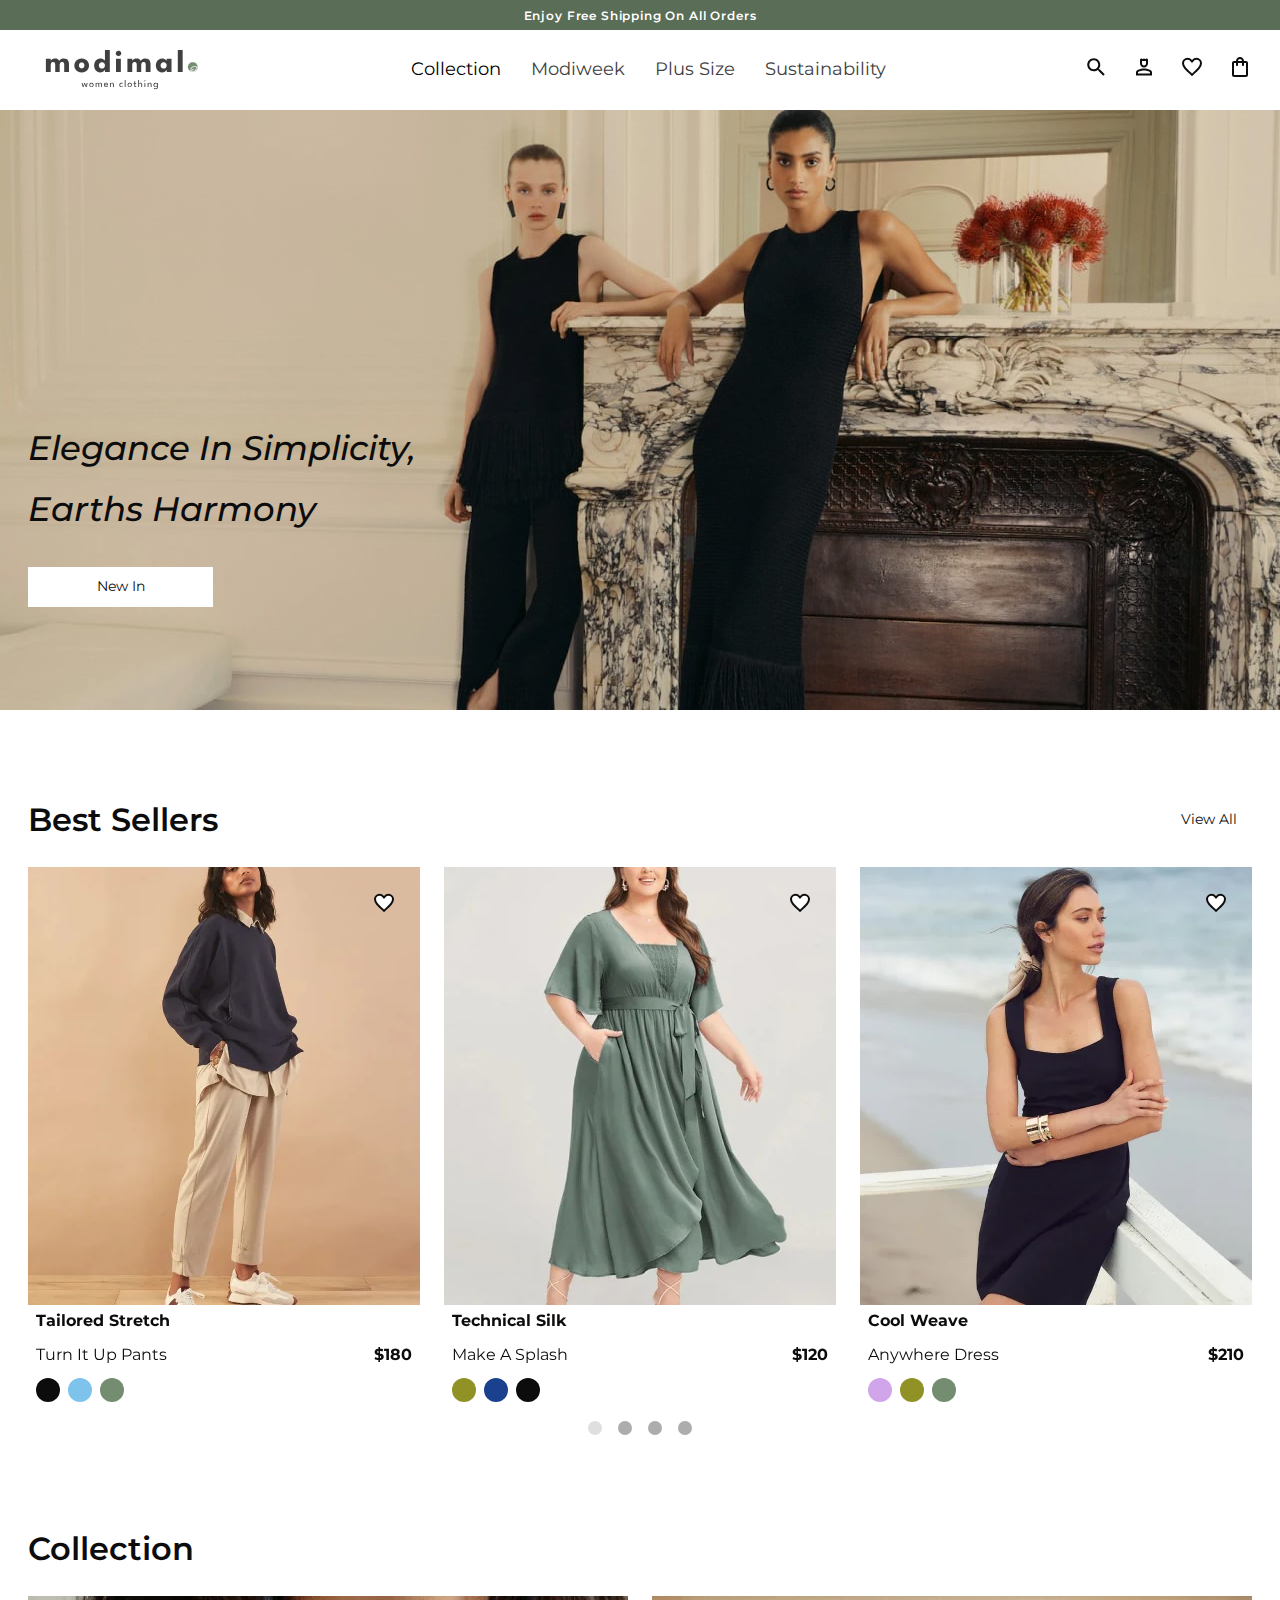
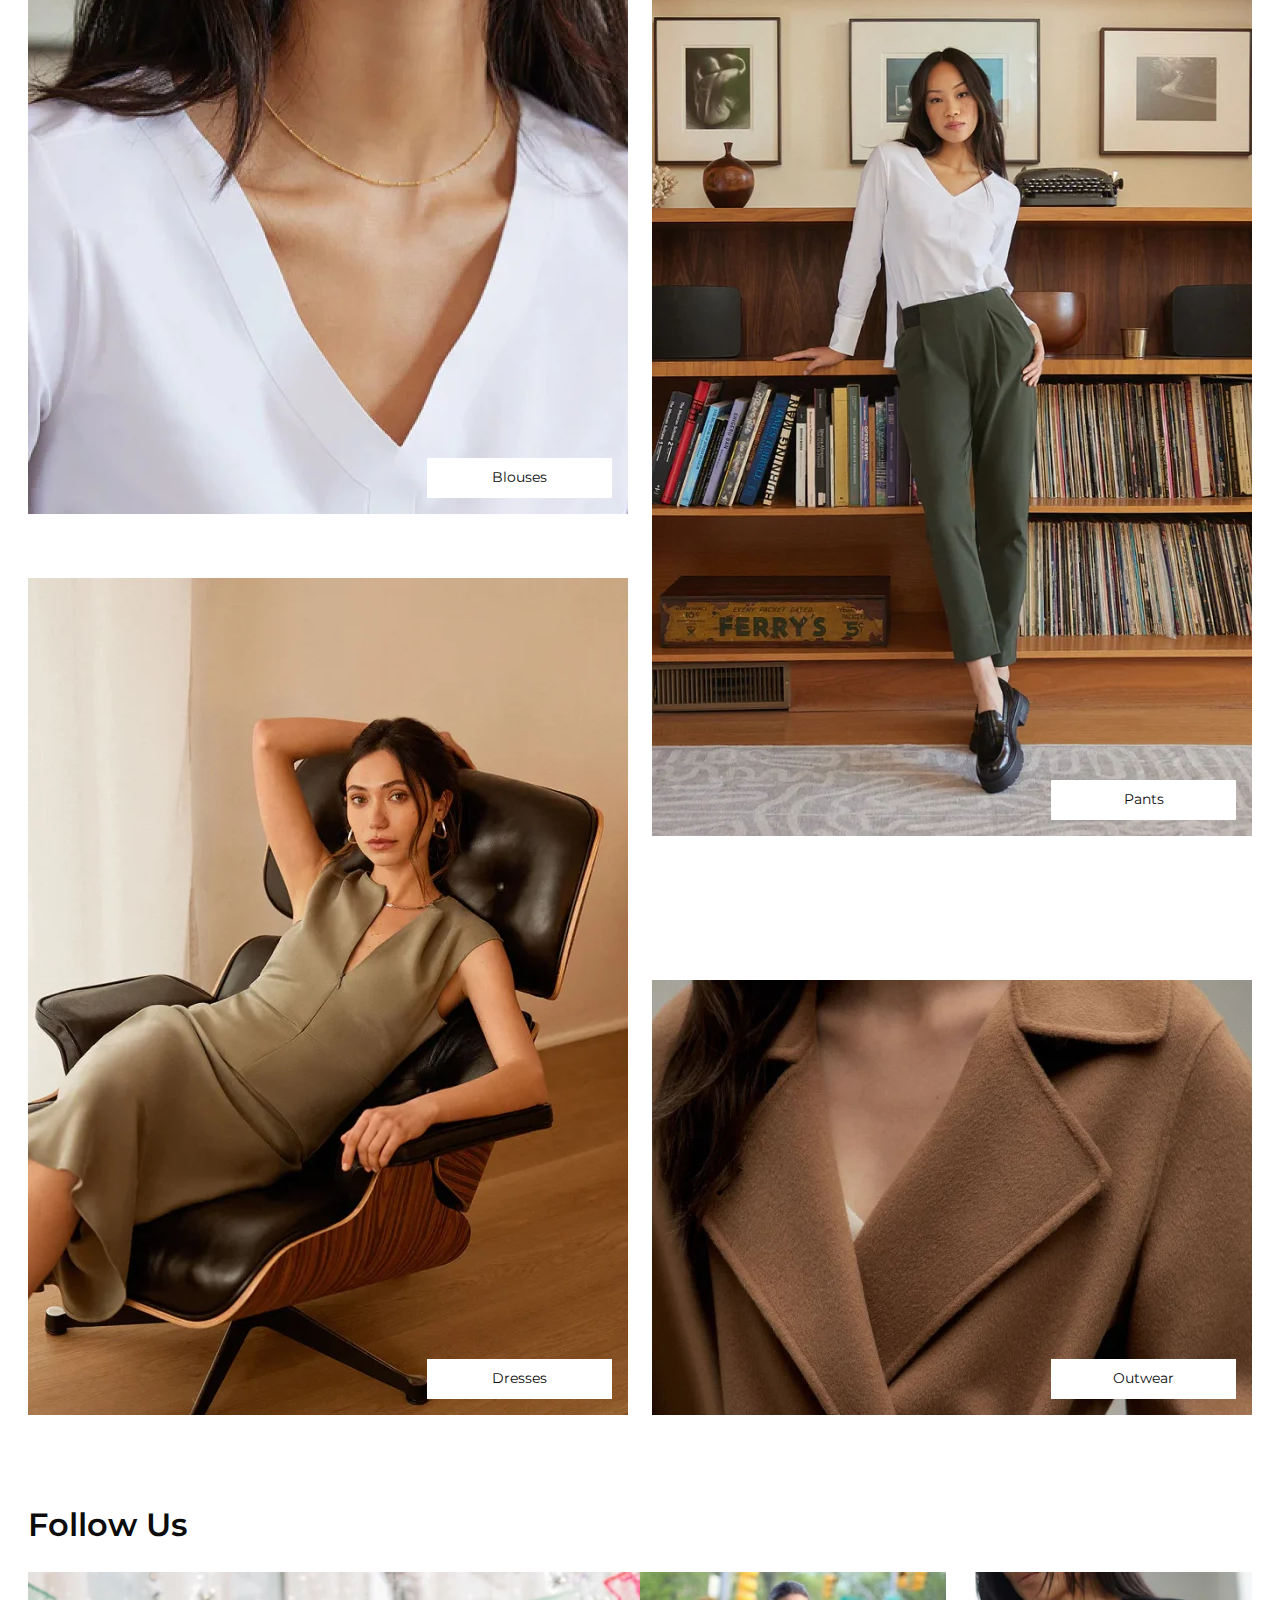
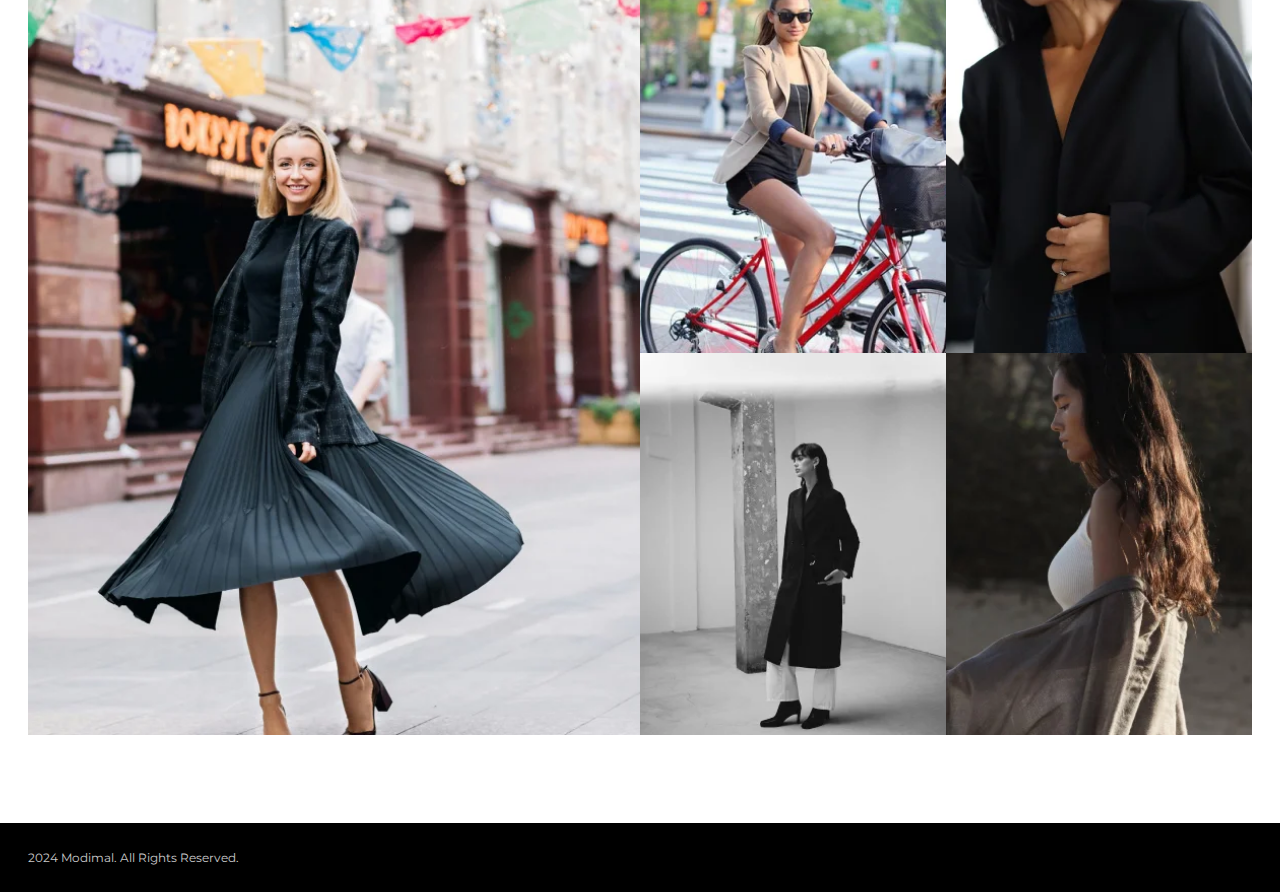
<file: docs/index.html>
<!DOCTYPE html><html lang="en"><head><meta charset="UTF-8"/><meta http-equiv="X-UA-Compatible" content="IE=edge"/><meta name="viewport" content="width=device-width, initial-scale=1.0"/><title>Modimal | ВебКадеми</title><link rel="stylesheet" href="./css/main.css"/><link rel="icon" type="image/x-icon" href="./img/favicons/favicon.svg"><link rel="apple-touch-icon" sizes="180x180" href="./img/favicons/apple-touch-icon.png"></head><body><section class="top-info"><div class="container"><p>Enjoy Free Shipping On&#160;All Orders</p></div></section><header class="header"><div class="container"><div class="header__row"><div class="header__logo"> <a href="#!" class="logo"><img src="./img/logo/logo.svg" alt="Modimal"></a></div><nav class="header__nav nav"><ul class="nav__list"><li><a href="#!" class="active">Collection</a></li><li><a href="#!">Modiweek</a></li><li><a href="#!">Plus Size</a></li><li><a href="#!">Sustainability</a></li></ul></nav><div class="header__account header__account--first"><ul class="account"><li class="account__menu"> <button class="mobile-nav-btn"><div class="nav-icon"></div></button></li><li class="account__search"> <a href="#!"><svg class="icon icon--search"><use href="./img/svgsprite/sprite.symbol.svg#search"></use></svg></a></li><li> <a href="#!"><svg class="icon icon--person"><use href="./img/svgsprite/sprite.symbol.svg#person"></use></svg></a></li></ul></div><div class="header__account"><ul class="account"><li> <a href="#!"><svg class="icon icon--favorite"><use href="./img/svgsprite/sprite.symbol.svg#favorite"></use></svg></a></li><li> <a href="#!"><svg class="icon icon--bag"><use href="./img/svgsprite/sprite.symbol.svg#bag"></use></svg></a></li></ul></div><div class="header__nav-btn"> <button class="mobile-nav-btn"><div class="nav-icon"></div></button></div></div></div></header><div class="mobile-nav"><div class="mobile-nav__links"><ul class="mobile-links"><li class="mobile-links__parent"> <button class="mobile-links__parent-btn"> <span class="mobile-links__parent-title">collection</span><svg class="mobile-links__parent-btn__icon icon icon--arrow-down"><use href="./img/svgsprite/sprite.symbol.svg#arrow-down"></use></svg></button><div class="mobile-sub"><ul class="mobile-sub-list"><li class="mobile-sub-list__item"><a href="#!" class="mobile-sub-list__link">shop all</a></li><li class="mobile-sub-list__item"><a href="#!" class="mobile-sub-list__link">tops & blouses</a></li><li class="mobile-sub-list__item"><a href="#!" class="mobile-sub-list__link">tees</a></li><li class="mobile-sub-list__item"><a href="#!" class="mobile-sub-list__link">pants</a></li><li class="mobile-sub-list__item"><a href="#!" class="mobile-sub-list__link">jackets & outwears</a></li><li class="mobile-sub-list__item"><a href="#!" class="mobile-sub-list__link">pullovers</a></li><li class="mobile-sub-list__item"><a href="#!" class="mobile-sub-list__link">dresses & jumpsuits</a></li><li class="mobile-sub-list__item"><a href="#!" class="mobile-sub-list__link">short & skirts</a></li></ul></div></li><li class="mobile-links__parent"> <button class="mobile-links__parent-btn"> <span class="mobile-links__parent-title">new in</span><svg class="icon icon--arrow-down"><use href="./img/svgsprite/sprite.symbol.svg#arrow-down"></use></svg></button><div class="mobile-sub"><ul class="mobile-sub-list"><li class="mobile-sub-list__item"><a href="#!" class="mobile-sub-list__link">shop all</a></li><li class="mobile-sub-list__item"><a href="#!" class="mobile-sub-list__link">tops & blouses</a></li><li class="mobile-sub-list__item"><a href="#!" class="mobile-sub-list__link">tees</a></li><li class="mobile-sub-list__item"><a href="#!" class="mobile-sub-list__link">pants</a></li><li class="mobile-sub-list__item"><a href="#!" class="mobile-sub-list__link">jackets & outwears</a></li><li class="mobile-sub-list__item"><a href="#!" class="mobile-sub-list__link">pullovers</a></li><li class="mobile-sub-list__item"><a href="#!" class="mobile-sub-list__link">dresses & jumpsuits</a></li><li class="mobile-sub-list__item"><a href="#!" class="mobile-sub-list__link">short & skirts</a></li></ul></div></li><li class="mobile-links__parent"> <button class="mobile-links__parent-btn"> <span class="mobile-links__parent-title">modiweek</span><svg class="icon icon--arrow-down"><use href="./img/svgsprite/sprite.symbol.svg#arrow-down"></use></svg></button><div class="mobile-sub"><ul class="mobile-sub-list"><li class="mobile-sub-list__item"><a href="#!" class="mobile-sub-list__link">shop all</a></li><li class="mobile-sub-list__item"><a href="#!" class="mobile-sub-list__link">tops & blouses</a></li><li class="mobile-sub-list__item"><a href="#!" class="mobile-sub-list__link">tees</a></li><li class="mobile-sub-list__item"><a href="#!" class="mobile-sub-list__link">pants</a></li><li class="mobile-sub-list__item"><a href="#!" class="mobile-sub-list__link">jackets & outwears</a></li><li class="mobile-sub-list__item"><a href="#!" class="mobile-sub-list__link">pullovers</a></li><li class="mobile-sub-list__item"><a href="#!" class="mobile-sub-list__link">dresses & jumpsuits</a></li><li class="mobile-sub-list__item"><a href="#!" class="mobile-sub-list__link">short & skirts</a></li></ul></div></li></ul></div><div class="mobile-nav__btns"> <a href="#!" class="btn-outline"><svg class="icon icon--person"><use href="./img/svgsprite/sprite.symbol.svg#person"></use></svg>Log In</a> <a href="#!" class="btn-outline">Create Account</a></div></div><main class="main"><section class="hero"><div class="container"><div class="hero__content"><h1 class="hero__title">Elegance in&#160;simplicity, Earths harmony</h1> <a href="#!" class="btn">New In</a></div></div></section><section class="best"><div class="container"><div class="best__title-wrapper"><h2 class="best__title title">Best Sellers</h2><div class="best__link"> <a href="#!" class="btn btn--small">View All</a></div></div><div class="best__cards"><div class="swiper"><div class="swiper-wrapper"><div class="swiper-slide"><article class="card"><div class="card__fav-btn"> <button class="card__btn-fav"><svg class="icon icon--favorite"><use href="./img/svgsprite/sprite.symbol.svg#favorite"></use></svg></button></div><div class="card__picture"><picture><source srcset="./img/best/best-01.webp 1x, ./img/best/best-01@2x.webp 2x" type="image/webp"><source srcset="./img/best/best-01.jpg 1x, ./img/best/best-01@2x.jpg 2x" type="image/jpeg"> <img src="./img/best/best-01.jpg" alt="tailored stretch" class="card__img"></picture></div><div class="card__body"><h3 class="card__title"><a href="#!">tailored stretch</a></h3><div class="card__cols"><div class="card__desc">turn it&#160;up&#160;pants</div><div class="card__price">$180</div></div><div class="card__colors"><div class="color color--black"></div><div class="color color--blue"></div><div class="color color--green"></div></div></div></article></div><div class="swiper-slide"><article class="card"><div class="card__fav-btn"> <button class="card__btn-fav"><svg class="icon icon--favorite"><use href="./img/svgsprite/sprite.symbol.svg#favorite"></use></svg></button></div><div class="card__picture"><picture><source srcset="./img/best/best-02.webp 1x, ./img/best/best-02@2x.webp 2x" type="image/webp"><source srcset="./img/best/best-02.jpg 1x, ./img/best/best-02@2x.jpg 2x" type="image/jpeg"> <img src="./img/best/best-02.jpg" alt="tailored stretch" class="card__img"></picture></div><div class="card__body"><h3 class="card__title"><a href="#!">Technical Silk</a></h3><div class="card__cols"><div class="card__desc">Make A&#160;Splash</div><div class="card__price">$120</div></div><div class="card__colors"><div class="color color--olive"></div><div class="color color--navy"></div><div class="color color--black"></div></div></div></article></div><div class="swiper-slide"><article class="card"><div class="card__fav-btn"> <button class="card__btn-fav"><svg class="icon icon--favorite"><use href="./img/svgsprite/sprite.symbol.svg#favorite"></use></svg></button></div><div class="card__picture"><picture><source srcset="./img/best/best-03.webp 1x, ./img/best/best-03@2x.webp 2x" type="image/webp"><source srcset="./img/best/best-03.jpg 1x, ./img/best/best-03@2x.jpg 2x" type="image/jpeg"> <img src="./img/best/best-03.jpg" alt="tailored stretch" class="card__img"></picture></div><div class="card__body"><h3 class="card__title"><a href="#!">Cool Weave</a></h3><div class="card__cols"><div class="card__desc">Anywhere Dress</div><div class="card__price">$210</div></div><div class="card__colors"><div class="color color--pink"></div><div class="color color--olive"></div><div class="color color--green"></div></div></div></article></div><div class="swiper-slide"><article class="card"><div class="card__fav-btn"> <button class="card__btn-fav"><svg class="icon icon--favorite"><use href="./img/svgsprite/sprite.symbol.svg#favorite"></use></svg></button></div><div class="card__picture"><picture><source srcset="./img/best/best-04.webp 1x, ./img/best/best-04@2x.webp 2x" type="image/webp"><source srcset="./img/best/best-04.jpg 1x, ./img/best/best-04@2x.jpg 2x" type="image/jpeg"> <img src="./img/best/best-04.jpg" alt="tailored stretch" class="card__img"></picture></div><div class="card__body"><h3 class="card__title"><a href="#!">Cool Dress</a></h3><div class="card__cols"><div class="card__desc">Anywhere Dress</div><div class="card__price">$210</div></div><div class="card__colors"><div class="color color--white"></div><div class="color color--black"></div><div class="color color--green"></div></div></div></article></div><div class="swiper-slide"><article class="card"><div class="card__fav-btn"> <button class="card__btn-fav"><svg class="icon icon--favorite"><use href="./img/svgsprite/sprite.symbol.svg#favorite"></use></svg></button></div><div class="card__picture"><picture><source srcset="./img/best/best-05.webp 1x, ./img/best/best-05@2x.webp 2x" type="image/webp"><source srcset="./img/best/best-05.jpg 1x, ./img/best/best-05@2x.jpg 2x" type="image/jpeg"> <img src="./img/best/best-05.jpg" alt="tailored stretch" class="card__img"></picture></div><div class="card__body"><h3 class="card__title"><a href="#!">Cool Blause</a></h3><div class="card__cols"><div class="card__desc">Anywhere Dress</div><div class="card__price">$210</div></div><div class="card__colors"><div class="color color--blue"></div><div class="color color--white"></div><div class="color color--green"></div></div></div></article></div><div class="swiper-slide"><article class="card"><div class="card__fav-btn"> <button class="card__btn-fav"><svg class="icon icon--favorite"><use href="./img/svgsprite/sprite.symbol.svg#favorite"></use></svg></button></div><div class="card__picture"><picture><source srcset="./img/best/best-06.webp 1x, ./img/best/best-06@2x.webp 2x" type="image/webp"><source srcset="./img/best/best-06.jpg 1x, ./img/best/best-06@2x.jpg 2x" type="image/jpeg"> <img src="./img/best/best-06.jpg" alt="tailored stretch" class="card__img"></picture></div><div class="card__body"><h3 class="card__title"><a href="#!">Summer Dress</a></h3><div class="card__cols"><div class="card__desc">Anywhere Dress</div><div class="card__price">$210</div></div><div class="card__colors"><div class="color color--white"></div><div class="color color--olive"></div><div class="color color--green"></div></div></div></article></div></div><div class="swiper-pagination"></div></div></div></div></section><section class="collection"><div class="container"><h2 class="collection__title title">Collection</h2><div class="collection__cols"><div class="collection__col"><article class="card-collection"><picture><source srcset="./img/collection/collection-01.webp 1x, ./img/collection/collection-01@2x.webp 2x" type="image/webp"><source srcset="./img/collection/collection-01.jpg 1x, ./img/collection/collection-01@2x.jpg 2x" type="image/jpeg"> <img src="./img/collection/collection-01.jpg" alt="" class="card-collection__img"></picture><div class="card-collection__link"> <a href="#!" class="btn btn--mobile-wide">Blouses</a></div></article><article class="card-collection"><picture><source srcset="./img/collection/collection-02.webp 1x, ./img/collection/collection-02@2x.webp 2x" type="image/webp"><source srcset="./img/collection/collection-02.jpg 1x, ./img/collection/collection-02@2x.jpg 2x" type="image/jpeg"> <img src="./img/collection/collection-02.jpg" alt="" class="card-collection__img"></picture><div class="card-collection__link"> <a href="#!" class="btn btn--mobile-wide">Dresses</a></div></article></div><div class="collection__col"><article class="card-collection"><picture><source srcset="./img/collection/collection-03.webp 1x, ./img/collection/collection-03@2x.webp 2x" type="image/webp"><source srcset="./img/collection/collection-03.jpg 1x, ./img/collection/collection-03@2x.jpg 2x" type="image/jpeg"> <img src="./img/collection/collection-03.jpg" alt="" class="card-collection__img"></picture><div class="card-collection__link"> <a href="#!" class="btn btn--mobile-wide">Pants</a></div></article><article class="card-collection"><picture><source srcset="./img/collection/collection-04.webp 1x, ./img/collection/collection-04@2x.webp 2x" type="image/webp"><source srcset="./img/collection/collection-04.jpg 1x, ./img/collection/collection-04@2x.jpg 2x" type="image/jpeg"> <img src="./img/collection/collection-04.jpg" alt="" class="card-collection__img"></picture><div class="card-collection__link"> <a href="#!" class="btn btn--mobile-wide">Outwear</a></div></article></div></div></div></section><section class="follow"><div class="container"><h2 class="follow__title title">Follow us</h2><div class="follow__grid"><picture><source srcset="./img/follow/follow-01.webp 1x, ./img/follow/follow-01@2x.webp 2x" type="image/webp"><source srcset="./img/follow/follow-01.jpg 1x, ./img/follow/follow-01@2x.jpg 2x" type="image/jpeg"> <img src="./img/follow/follow-01.jpg" alt="Follow US" class="follow__img"></picture><picture><source srcset="./img/follow/follow-02.webp 1x, ./img/follow/follow-02@2x.webp 2x" type="image/webp"><source srcset="./img/follow/follow-02.jpg 1x, ./img/follow/follow-02@2x.jpg 2x" type="image/jpeg"> <img src="./img/follow/follow-02.jpg" alt="Follow US" class="follow__img"></picture><picture><source srcset="./img/follow/follow-03.webp 1x, ./img/follow/follow-03@2x.webp 2x" type="image/webp"><source srcset="./img/follow/follow-03.jpg 1x, ./img/follow/follow-03@2x.jpg 2x" type="image/jpeg"> <img src="./img/follow/follow-03.jpg" alt="Follow US" class="follow__img"></picture><picture><source srcset="./img/follow/follow-04.webp 1x, ./img/follow/follow-04@2x.webp 2x" type="image/webp"><source srcset="./img/follow/follow-04.jpg 1x, ./img/follow/follow-04@2x.jpg 2x" type="image/jpeg"> <img src="./img/follow/follow-04.jpg" alt="Follow US" class="follow__img"></picture><picture><source srcset="./img/follow/follow-05.webp 1x, ./img/follow/follow-05@2x.webp 2x" type="image/webp"><source srcset="./img/follow/follow-05.jpg 1x, ./img/follow/follow-05@2x.jpg 2x" type="image/jpeg"> <img src="./img/follow/follow-05.jpg" alt="Follow US" class="follow__img"></picture></div></div></section></main><footer class="footer"><div class="container"><div class="footer__copyright"><p>2024 modimal. All Rights Reserved.</p></div></div></footer><script src="./js/index.bundle.js"></script></body></html>
</file>
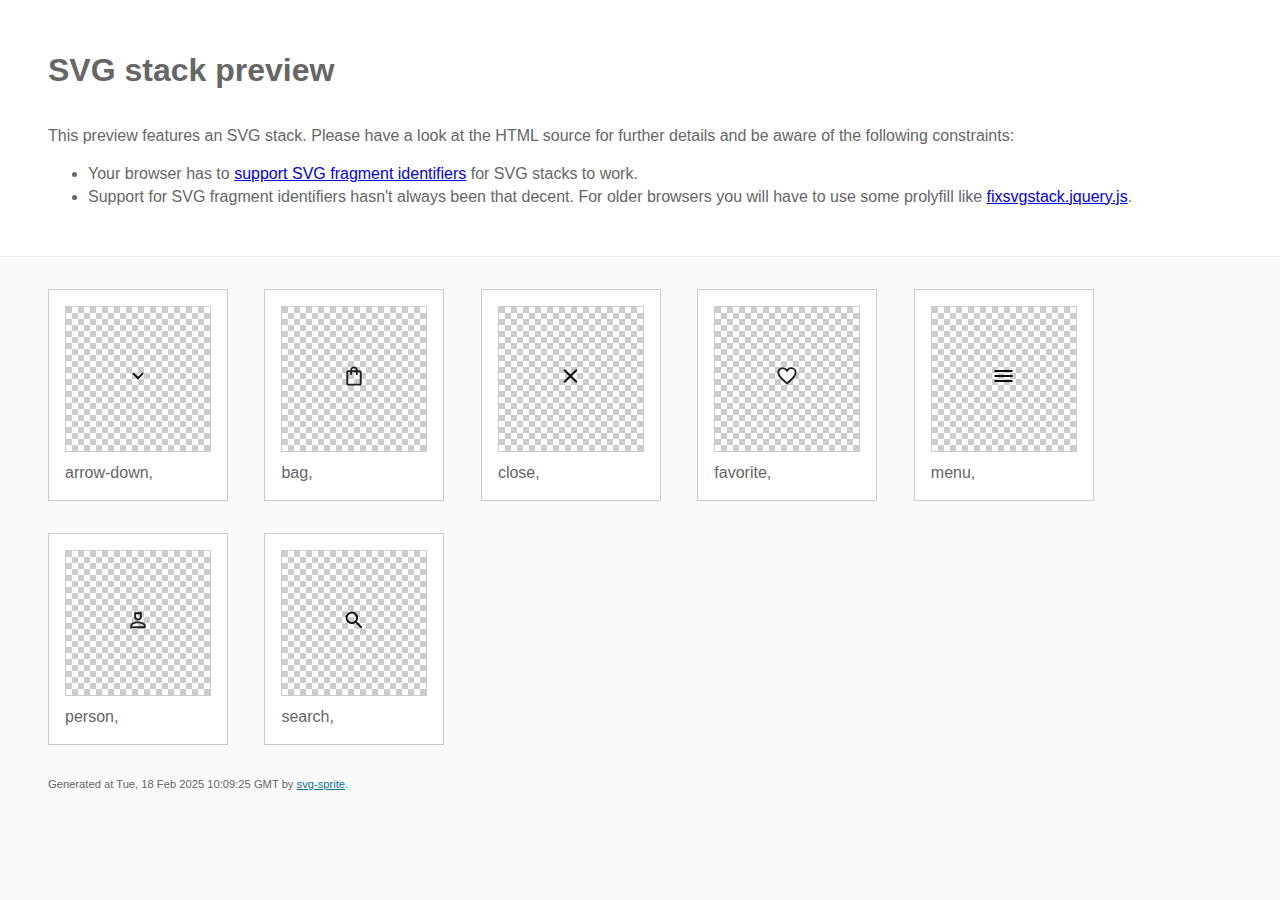
<file: docs/img/svgsprite/stack/sprite.stack.html>
<!doctype html>
<html lang="en">
    <head>
        <meta charset="utf-8">
        <title>SVG stack preview | svg-sprite</title>
        <style>
            body {
                padding: 0;
                margin: 0;
                color: #666;
                background: #fafafa;
                font-family: Arial, Helvetica, sans-serif;
                font-size: 1em;
                line-height: 1.4;
            }

            header {
                display: block;
                padding: 3em 3em 2em;
                background-color: #fff;
            }

            header p {
                margin: 2em 0 0;
            }

            section {
                border-top: 1px solid #eee;
                padding: 2em 3em 0;
            }

            section ul {
                margin: 0;
                padding: 0;
            }

            section li {
                display: inline-block;
                background-color: #fff;
                position: relative;
                margin: 0 2em 2em 0;
                vertical-align: top;
                border: 1px solid #ccc;
                padding: 1em 1em 3em;
                cursor: default;
            }

            .icon-box {
                margin: 0;
                width: 144px;
                height: 144px;
                position: relative;
                background: #ccc url("data:image/svg+xml,%3Csvg xmlns='http://www.w3.org/2000/svg' width='12' height='12'%3E%3Cpath fill='%23fff' d='M6 0h6v6H6zM0 6h6v6H0z'/%3E%3C/svg%3E") top left repeat;
                border: 1px solid #ccc;
                display: table-cell;
                vertical-align: middle;
                text-align: center;
            }

            .icon {
                display: inline-block;
            }

            h1 {
                margin-top: 0;
            }

            h2 {
                margin: 0;
                padding: 0;
                font-size: 1em;
                font-weight: 400;
                white-space: nowrap;
                overflow: hidden;
                text-overflow: ellipsis;
                position: absolute;
                left: 1em;
                right: 1em;
                bottom: 1em;
            }

            footer {
                display: block;
                margin: 0;
                padding: 0 3em 3em;
            }

            footer p {
                margin: 0;
                font-size: .7em;
            }

            footer a {
                color: #0f7595;
                margin-left: 0;
            }
        </style>

<!--
Sprite shape dimensions
====================================================================================================
You will need to set the sprite shape dimensions via CSS when you use them as stack SVGs, otherwise
they would become a huge 100% in size. You may use the following dimension classes for doing so.
They might well be outsourced to an external stylesheet of course.
-->

<style>
 .svg-arrow-down-dims { width: 24px; height: 24px; }
 .svg-bag-dims { width: 24px; height: 24px; }
 .svg-close-dims { width: 25px; height: 24px; }
 .svg-favorite-dims { width: 24px; height: 24px; }
 .svg-menu-dims { width: 25px; height: 24px; }
 .svg-person-dims { width: 24px; height: 24px; }
 .svg-search-dims { width: 24px; height: 24px; }
</style>

<!--
====================================================================================================
-->

    </head>
    <body>
        <header>
            <h1>SVG stack preview</h1>
            <p>This preview features an SVG stack. Please have a look at the HTML source for further details and be aware of the following constraints:</p>
            <ul>
                <li>Your browser has to <a href="https://caniuse.com/svg-fragment" target="_blank" rel="noopener noreferrer">support SVG fragment identifiers</a> for SVG stacks to work.</li>
                <li>Support for SVG fragment identifiers hasn't always been that decent. For older browsers you will have to use some prolyfill like <a href="https://github.com/preciousforever/SVG-Stacker/blob/master/fixsvgstack.jquery.js" target="_blank" rel="noopener noreferrer">fixsvgstack.jquery.js</a>.</li>
            </ul>
        </header>
        <section>

<!--
SVG stack
====================================================================================================
These SVG images make use of fragment identifiers (IDs) to reference certain portions of the
external sprite. By default, all shapes inside the sprite are hidden by CSS. The `:target` pseudo
selector is used to show the very shape that is referenced by the fragment identifier.
-->

            <ul>

             <li title="arrow-down">
                    <div class="icon-box">
                        <img src="svg/sprite.stack.svg#arrow-down" class="svg-arrow-down-dims" alt="arrow-down">
                    </div>
                    <h2>arrow-down, </h2>
                </li>
             <li title="bag">
                    <div class="icon-box">
                        <img src="svg/sprite.stack.svg#bag" class="svg-bag-dims" alt="bag">
                    </div>
                    <h2>bag, </h2>
                </li>
             <li title="close">
                    <div class="icon-box">
                        <img src="svg/sprite.stack.svg#close" class="svg-close-dims" alt="close">
                    </div>
                    <h2>close, </h2>
                </li>
             <li title="favorite">
                    <div class="icon-box">
                        <img src="svg/sprite.stack.svg#favorite" class="svg-favorite-dims" alt="favorite">
                    </div>
                    <h2>favorite, </h2>
                </li>
             <li title="menu">
                    <div class="icon-box">
                        <img src="svg/sprite.stack.svg#menu" class="svg-menu-dims" alt="menu">
                    </div>
                    <h2>menu, </h2>
                </li>
             <li title="person">
                    <div class="icon-box">
                        <img src="svg/sprite.stack.svg#person" class="svg-person-dims" alt="person">
                    </div>
                    <h2>person, </h2>
                </li>
             <li title="search">
                    <div class="icon-box">
                        <img src="svg/sprite.stack.svg#search" class="svg-search-dims" alt="search">
                    </div>
                    <h2>search, </h2>
                </li>
         </ul>

<!--
====================================================================================================
-->

        </section>
        <footer>
            <p>Generated at Tue, 18 Feb 2025 10:09:25 GMT by <a href="https://github.com/svg-sprite/svg-sprite" target="_blank" rel="noopener noreferrer">svg-sprite</a>.</p>
        </footer>
    </body>
</html>
</file>
<file: docs/css/main.css>
@charset "UTF-8";@import url(https://fonts.googleapis.com/css?family=Montserrat:100,200,300,regular,500,600,700,800,900,100italic,200italic,300italic,italic,500italic,600italic,700italic,800italic,900italic);*{padding:0;margin:0;border:0}*,::after,::before{-webkit-box-sizing:border-box;box-sizing:border-box}a,a:hover,a:link,a:visited{text-decoration:none}aside,footer,header,legend,main,nav,section{display:block}h1,h2,h3,h4,h5,h6,p{font-size:inherit;font-weight:inherit}ul,ul li{list-style:none}img{vertical-align:top}img,svg{max-width:100%;height:auto}address{font-style:normal}input,select,textarea{background-color:transparent}button,input,select,textarea{font-family:inherit;font-size:inherit;color:inherit}input::-ms-clear{display:none}button,input[type=submit]{display:inline-block;-webkit-box-shadow:none;box-shadow:none;background-color:transparent;background:0 0;cursor:pointer}button:active,button:focus,input:active,input:focus{outline:0}button::-moz-focus-inner{padding:0;border:0}label{cursor:pointer}:root{--container-width:1254px;--container-padding:15px;--font-main:"Montserrat", sans-serif;--font-accent:"Montserrat", sans-serif;--font-titles:var(--font-accent);--page-bg:#fff;--text-color:#000;--accent:#ac182c;--link-color:#2578c8;--laptop-size:1199px;--tablet-size:959px;--mobile-size:599px;--primary:#748c70;--black:#0c0c0c;--white:#fff;--primary-primary25:#f0f2ef;--primary-primary50:#d1d9cf;--primary-primary100:#b2bfaf;--primary-primary200:#a2b39f;--primary-primary300:#93a690;--primary-primary400:#839980;--primary-primary-600:#5a6d57;--primary-primary-700:#404e3e;--primary-primary750:#343e32;--primary-primary800:#272f25;--primary-primary900:#0d100c;--neutral-backgroundfaf9f5:#faf9f5;--neutral-graydfdfdf:#dfdfdf;--neutral-grayededed:#ededed;--neutral-grayf9f9f9:#f9f9f9;--neutral-graycbcbcb:#cbcbcb;--neutral-grayadadad:#adadad;--neutral-gray868686:#868686;--neutral-gray606060:#606060;--neutral-gray404040:#404040;--neutral-gray202020:#202020;--neutral-gray0c0c0c:#0c0c0c;--state-color-warning-bg:#f7e4c9;--state-color-warning-light:#ecbb77;--state-color-warning:#e09126;--state-color-error-bg:#fff2f2;--state-color-error-light:#ed2e2e;--state-color-error:#c30000;--state-color-success-bg:#f3fdfa;--state-color-success-light:#00ba88;--state-color-success:#00966d;--font-family:"Montserrat", sans-serif}.dark{--page-bg:#252526;--text-color:#fff}html{scroll-behavior:smooth;background-color:#272727}body{background-color:var(--page-bg);color:var(--text-color);font-family:var(--font-main);text-wrap:balance}img{display:block}a{color:var(--link-color)}code,pre.code{background-color:#e9f1f6;padding:.2rem;border-radius:4px}pre.code{overflow-x:auto;padding:1rem}.docs{display:grid;line-height:1.5}.docs p{margin:1rem 0}.docs ol,.docs ul{padding-left:2rem}.docs ol li,.docs ul li{list-style:disc;margin-bottom:.5rem}.docs ol li{list-style:decimal}.docs section,.docs section.docs{padding:40px 0}.docs section+section{border-top:1px solid #dae5e9}.docs small{font-size:1rem;color:#acacac}.docs .title-1:first-child,.docs .title-2:first-child{margin-top:0!important}.test,.test-2{width:600px;height:300px;margin:50px auto;background-color:#999;background-position:center center;background-size:cover;background-repeat:no-repeat}.test{background-image:url(./../img/project-02.jpg)}.test-2{background-image:-webkit-image-set(url(./../img/project-02.jpg) 1x,url(./../img/project-02@2x.jpg) 2x);background-image:image-set(url(./../img/project-02.jpg) 1x,url(./../img/project-02@2x.jpg) 2x)}.font-1{font-family:"Montserrat";font-weight:700;font-style:italic}.font-2{font-family:"FirasansBook";font-weight:400}.none{display:none!important}.visually-hidden{position:absolute;width:1px;height:1px;margin:-1px;border:0;padding:0;white-space:nowrap;-webkit-clip-path:inset(100%);clip-path:inset(100%);clip:rect(0 0 0 0);overflow:hidden}.no-scroll{overflow-y:hidden}.text-left{text-align:left}.text-right{text-align:right}.text-center{text-align:center}.d-flex{display:-webkit-box;display:-ms-flexbox;display:flex}.flex-center{-webkit-box-pack:center;-ms-flex-pack:center;justify-content:center}.content-demo{margin-bottom:5rem;padding:1rem;background-color:#dadada}.container,.container-full{padding:0 var(--container-padding)}.container{margin:0 auto;max-width:var(--container-width);width:100%}.container-full{max-width:100%}.container-left-50,.container-right-50{padding:0 var(--container-padding);max-width:50%}.container-right-50{margin-left:auto}.container-right{padding-left:calc((100% - var(--container-width))/2 + var(--container-padding))}.container-left{padding-right:calc((100% - var(--container-width))/2 + var(--container-padding))}.container-half-left{padding-right:calc((100% - var(--container-width))/2 + var(--container-width)/2);padding-left:calc((100% - var(--container-width))/2 + var(--container-padding))}.container-half-right{padding-left:calc((100% - var(--container-width))/2 + var(--container-width)/2);padding-right:calc((100% - var(--container-width))/2 + var(--container-padding))}.account,body,html{display:-webkit-box;display:-ms-flexbox;display:flex}body,html{min-height:100vh;-webkit-box-orient:vertical;-webkit-box-direction:normal;-ms-flex-direction:column;flex-direction:column}.account{-webkit-box-align:center;-ms-flex-align:center;align-items:center;gap:24px}.account a{display:inline-block;-webkit-transition:all .2s ease-in;transition:all .2s ease-in}.account a:hover,.btn:hover,a.btn:hover{background:var(--neutral-grayededed)}.account__menu{display:none}.best__title-wrapper{margin-bottom:24px;display:-webkit-box;display:-ms-flexbox;display:flex;-webkit-box-pack:justify;-ms-flex-pack:justify;justify-content:space-between;-webkit-box-align:center;-ms-flex-align:center;align-items:center}.btn,a.btn{display:inline-block;padding:8px;min-width:185px;height:40px;background:var(--white);font-family:var(--font-family);font-weight:400;font-size:14px;line-height:171%;text-transform:capitalize;text-align:center;color:var(--black);-webkit-transition:all .2s ease-in;transition:all .2s ease-in}.btn--small,a.btn--small{min-width:unset;padding-left:15px;padding-right:15px}.btn-outline,a.btn-outline{display:inline-block;border:1px solid var(--primary-primary-600);padding:8px 16px;height:40px;display:-webkit-box;display:-ms-flexbox;display:flex;-webkit-box-pack:center;-ms-flex-pack:center;justify-content:center;-webkit-box-align:center;-ms-flex-align:center;align-items:center;gap:4px;font-family:var(--font-family);font-weight:400;font-size:14px;line-height:171%;text-transform:capitalize;text-align:center;color:var(--primary-primary-600)}.btn-outline:hover,a.btn-outline:hover{color:var(--primary-primary-700)}.card-collection{position:relative}.card-collection__link{position:absolute;right:16px;bottom:16px}.card-collection__link .btn::after,.card__title a::after{content:"";position:absolute;left:0;top:0;width:100%;height:100%}.card{position:relative}.card__fav-btn{position:absolute;top:24px;right:24px;z-index:9}.card__btn-fav:hover .icon--favorite{stroke:#e33279}.card__btn-fav--selected .icon--favorite{stroke:var(--state-color-error);fill:var(--state-color-error)}.card__btn-fav--selected .icon--favorite:hover{stroke:var(--state-color-error)}.card__body{padding:5.5px 8px;display:grid;gap:8px}.card__title{font-family:var(--font-family);font-weight:700;font-size:16px;line-height:140%;text-transform:capitalize}.card__title,.card__title a{color:var(--black)}.card__cols{display:grid;grid-template-columns:1fr auto;gap:12px}.card__desc,.card__price{font-family:var(--font-family);font-weight:400;font-size:16px;line-height:180%;text-transform:capitalize;color:var(--black)}.card__price{text-align:right;font-weight:700}.card__colors{display:-webkit-box;display:-ms-flexbox;display:flex;-webkit-box-align:center;-ms-flex-align:center;align-items:center;gap:8px}.collection__title{margin-bottom:24px}.collection__cols{display:grid;grid-template-columns:1fr 1fr;gap:24px}.collection__col{display:-webkit-box;display:-ms-flexbox;display:flex;-webkit-box-orient:vertical;-webkit-box-direction:normal;-ms-flex-direction:column;flex-direction:column;-webkit-box-pack:justify;-ms-flex-pack:justify;justify-content:space-between;gap:64px}.color{width:24px;height:24px;background-color:gray;border-radius:50%}.color--black{background-color:var(--black)}.color--blue{background-color:#7dc3eb}.color--green{background-color:var(--primary)}.color--olive{background-color:#909225}.color--navy{background-color:#19418e}.color--pink{background-color:#d0a5ea}.color--white{background-color:#fff;border:1px solid #d0d0d0}.follow__title{margin-bottom:24px}.follow__grid{display:grid;grid-template-columns:repeat(4,1fr);grid-template-rows:1fr 1fr}.follow__grid>:first-child{grid-column:span 2;grid-row:span 2}.follow__grid img{width:100%;height:100%;-o-object-fit:cover;object-fit:cover}.footer{margin-top:88px;padding:24px 0;background-color:#000;font-family:var(--font-family);font-weight:400;font-size:12px;line-height:180%;text-transform:capitalize;color:var(--neutral-graycbcbcb)}.header{position:relative;z-index:199;padding:16px 0 18px;background-color:#fff}.header__row{display:-webkit-box;display:-ms-flexbox;display:flex;-webkit-box-pack:justify;-ms-flex-pack:justify;justify-content:space-between;-webkit-box-align:center;-ms-flex-align:center;align-items:center}.header__logo{-ms-flex-negative:0;flex-shrink:0}.header__nav{margin-left:auto}.header__account--first{margin-left:auto;margin-right:24px}.header__nav-btn{display:none}.hero{height:600px;padding-bottom:103px;background-color:#999;background-image:url(./../img/hero/hero.jpg);background-position:30% center;background-size:cover;background-repeat:no-repeat}.hero .container{height:100%}.hero__content{height:100%;display:-webkit-box;display:-ms-flexbox;display:flex;-webkit-box-orient:vertical;-webkit-box-direction:normal;-ms-flex-direction:column;flex-direction:column;-webkit-box-pack:end;-ms-flex-pack:end;justify-content:flex-end;-webkit-box-align:start;-ms-flex-align:start;align-items:flex-start;gap:27px}.hero__title{max-width:494px;font-family:var(--font-family);font-style:italic;font-weight:500;font-size:34px;line-height:180%;text-transform:capitalize;color:var(--black)}.icons-wrapper{padding:30px 0;display:-webkit-box;display:-ms-flexbox;display:flex;-webkit-column-gap:30px;-moz-column-gap:30px;column-gap:30px}.icon{fill:transparent;stroke:transparent;width:24px;height:24px}.icon--person,.icon--search{fill:#0c0c0c}.icon--favorite{stroke:#0c0c0c;fill:#fff}.icon--arrow-down,.icon--bag,.icon--menu{fill:#0c0c0c}.logo{font-size:32px}.main,.mobile-nav{display:-webkit-box;display:-ms-flexbox;display:flex;-webkit-box-orient:vertical;-webkit-box-direction:normal;-ms-flex-direction:column;flex-direction:column}.main{gap:88px}.mobile-nav{overflow-y:auto;position:fixed;top:-100%;width:100%;height:100%;z-index:99;padding:106px 20px 56px;background:#fff;-webkit-transition:all .2s ease-in;transition:all .2s ease-in}.mobile-nav--open{top:0}.mobile-nav a{color:#000}.mobile-nav__links{margin-bottom:84px}.mobile-links{display:grid;gap:32px}.mobile-links__parent{border-bottom:1px solid #000}.mobile-links__parent-btn{width:100%;display:-webkit-box;display:-ms-flexbox;display:flex;-webkit-box-pack:justify;-ms-flex-pack:justify;justify-content:space-between}.mobile-links__parent-title{font-family:var(--font-family);font-weight:400;font-size:14px;line-height:180%;text-transform:capitalize;color:var(--black)}.mobile-links__parent-btn__icon,.mobile-sub{-webkit-transition:all .2s ease-in;transition:all .2s ease-in}.active .mobile-links__parent-btn__icon{-webkit-transform:rotate(-180deg);-ms-transform:rotate(-180deg);transform:rotate(-180deg)}.mobile-sub{max-height:0;overflow:hidden}.mobile-sub-list{display:grid;gap:16px;padding:24px 0 16px 33px}.mobile-sub-list__item{font-family:var(--font-family);font-weight:400;font-size:14px;line-height:180%;text-transform:capitalize;color:var(--neutral-gray404040)}.mobile-sub-list__link{display:inline-block;padding-top:7px;width:100%;color:var(--neutral-gray404040)}.mobile-sub-list__link:hover,.nav__list a.active{color:#000}.mobile-nav__btns{margin-top:auto;border-top:1px solid var(--neutral-graycbcbcb);padding-top:14px;display:grid;grid-template-columns:1fr 1fr;gap:16px}.mobile-nav-btn{--time:0.1s;--width:18px;--height:12px;--line-height:2px;--spacing:3px;--color:#0C0C0C;--radius:0px;height:calc(var(--line-height)*3 + var(--spacing)*2);width:var(--width);display:-webkit-box;display:-ms-flexbox;display:flex;-webkit-box-pack:center;-ms-flex-pack:center;justify-content:center;-webkit-box-align:center;-ms-flex-align:center;align-items:center}.nav-icon,.nav-icon::after,.nav-icon::before{position:relative;width:var(--width);height:var(--line-height);background-color:var(--color);border-radius:var(--radius)}.nav-icon::after,.nav-icon::before{content:"";display:block;position:absolute;left:0;-webkit-transition:top var(--time) linear var(--time),-webkit-transform var(--time) ease-in;transition:transform var(--time) ease-in,top var(--time) linear var(--time);transition:transform var(--time) ease-in,top var(--time) linear var(--time),-webkit-transform var(--time) ease-in}.nav-icon::before{top:calc(-1*(var(--line-height) + var(--spacing)))}.nav-icon::after{top:calc(var(--line-height) + var(--spacing))}.nav-icon.nav-icon--active{background-color:transparent}.nav-icon.nav-icon--active::after,.nav-icon.nav-icon--active::before{top:0;-webkit-transition:top var(--time) linear,-webkit-transform var(--time) ease-in var(--time);transition:top var(--time) linear,transform var(--time) ease-in var(--time);transition:top var(--time) linear,transform var(--time) ease-in var(--time),-webkit-transform var(--time) ease-in var(--time)}.nav-icon.nav-icon--active::before{-webkit-transform:rotate(45deg);-ms-transform:rotate(45deg);transform:rotate(45deg)}.nav-icon.nav-icon--active::after{-webkit-transform:rotate(-45deg);-ms-transform:rotate(-45deg);transform:rotate(-45deg)}.mobile-nav-btn{z-index:999}.nav{font-family:var(--font-family);font-weight:400;font-size:18px;line-height:180%;text-transform:capitalize;text-align:center;color:var(--neutral-gray404040)}.nav__list{display:-webkit-box;display:-ms-flexbox;display:flex;-webkit-column-gap:30px;-moz-column-gap:30px;column-gap:30px}.nav__list a{color:var(--neutral-gray404040)}.swiper{width:100%;padding-bottom:32px!important}.swiper-pagination-bullet{width:14px!important;height:14px!important;background-color:var(--neutral-grayadadad)!important;opacity:1!important}.swiper-pagination-bullet-active{background-color:var(--neutral-graydfdfdf)!important}.swiper-horizontal>.swiper-pagination-bullets .swiper-pagination-bullet,.swiper-pagination-horizontal.swiper-pagination-bullets .swiper-pagination-bullet{margin-left:8px!important;margin-right:8px!important}.swiper-horizontal>.swiper-pagination-bullets,.swiper-pagination-bullets.swiper-pagination-horizontal,.swiper-pagination-custom,.swiper-pagination-fraction{bottom:0!important}.title{font-family:var(--font-family);font-weight:600;font-size:32px;line-height:140%;text-transform:capitalize;color:var(--black)}.title-1,.title-2,.title-3,.title-4{margin:1em 0 .5em;font-size:38px;font-weight:700;font-family:var(--font-titles)}.title-2,.title-3,.title-4{font-size:32px}.title-3,.title-4{font-size:26px}.title-4{font-size:18px}.top-info{position:relative;z-index:199;padding:8px 0 7px;background:var(--primary-primary-600);font-family:var(--font-family);font-weight:600;font-size:12px;letter-spacing:.07em;text-align:center;text-transform:capitalize;color:var(--white)}@media (max-width:1274px){.container-right{padding-left:var(--container-padding)}.container-left{padding-right:var(--container-padding)}.container-half-left{padding-left:var(--container-padding)}.container-half-right{padding-right:var(--container-padding)}.account{gap:12px}.color{width:16px;height:16px}.header__account--first{margin-right:12px}.hero__title{max-width:250px}.nav{font-size:16px}.nav__list{-webkit-column-gap:15px;-moz-column-gap:15px;column-gap:15px}}@media (max-width:780px){.container-left-50,.container-right-50{max-width:100%}.container-half-left,.container-half-right{padding:0 var(--container-padding)}.account__search{display:none}.account__menu{display:block}.best__title-wrapper{margin-bottom:8px}.best__link{display:none}.btn,a.btn{padding:8px 9px;min-width:unset}.btn--mobile-wide,a.btn--mobile-wide{min-width:unset;width:100%;text-align:left;padding:8px 16px}.card-collection__link{position:static}.card__fav-btn{top:10px;right:10px}.card__body{padding:0}.card__title{font-weight:600;font-size:14px}.card__cols{-ms-flex-wrap:wrap;flex-wrap:wrap}.card__desc,.card__price{font-size:14px;line-height:140%}.card__price{font-weight:600}.collection__title{margin-bottom:8px}.collection__cols{gap:16px}.collection__col{gap:24px}.follow__title{margin-bottom:8px}.follow__grid{grid-template-columns:repeat(2,1fr);grid-template-rows:repeat(4,1fr)}.footer{margin-top:24px;padding:8px 0}.header{padding:4px 0 8px}.header__nav{display:none}.header__account--first{-webkit-box-ordinal-group:0;-ms-flex-order:-1;order:-1;margin-left:unset}.hero{height:551px;padding-bottom:16px}.hero__content{gap:32px}.hero__title{max-width:168px;font-size:20px}.main{gap:24px}.swiper{padding-bottom:20px!important}.swiper-pagination-bullet{width:8px!important;height:8px!important}.title{font-weight:700;font-size:20px}.top-info{padding:0;font-weight:400;font-size:10px;line-height:140%}}@media (-webkit-min-device-pixel-ratio:2),(min-resolution:192dpi){.test{background-image:url(./../img/project-02@2x.jpg)}.hero{background-image:url(./../img/hero/hero@2x.jpg)}}
/*# sourceMappingURL=[data-uri] */
</file>
